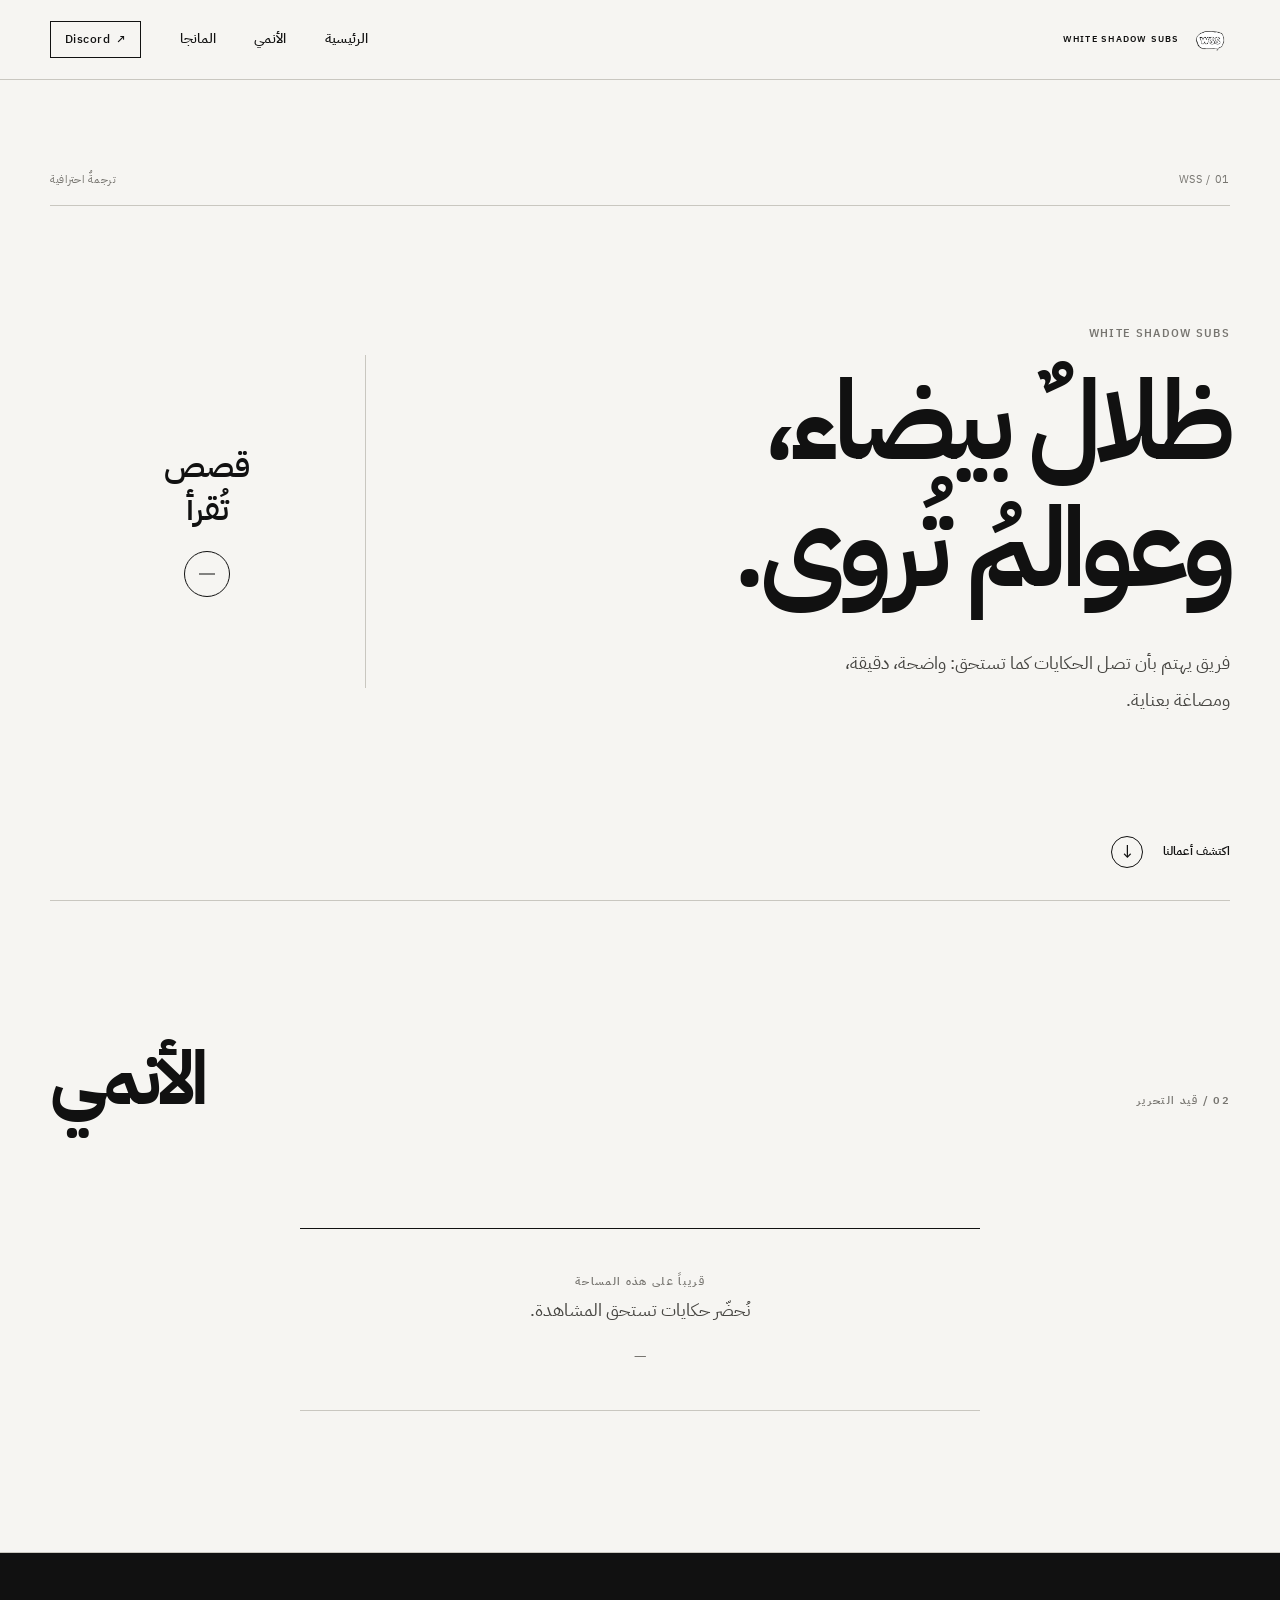
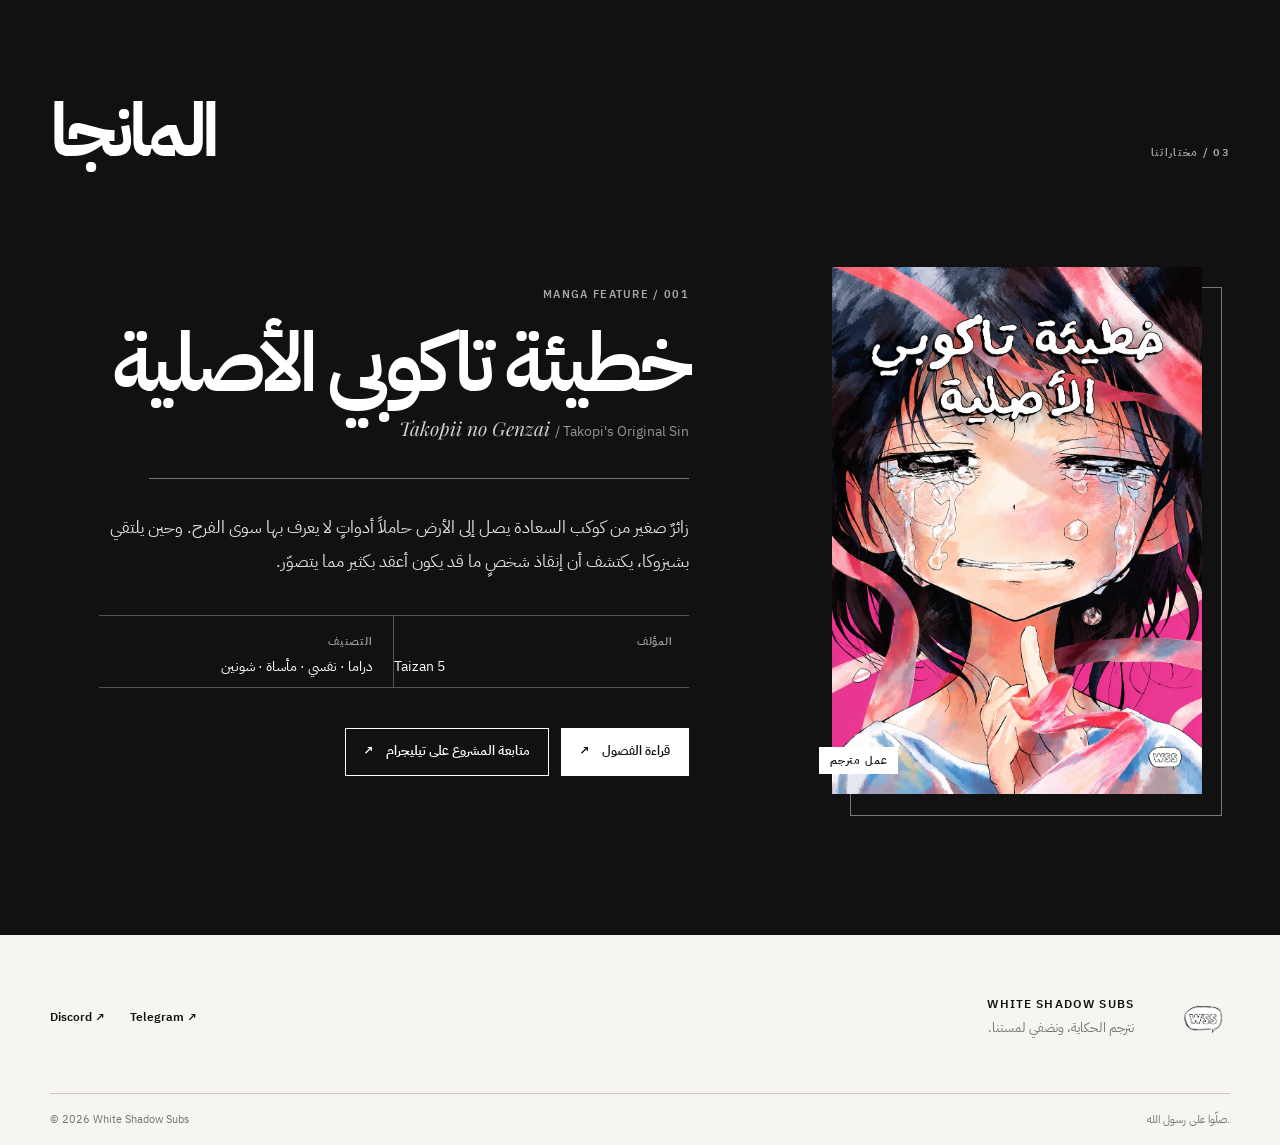
<file: index.html>
<!doctype html>
<html lang="ar" dir="rtl">
  <head>
    <meta charset="UTF-8" />
    <meta name="viewport" content="width=device-width, initial-scale=1.0" />
    <meta name="description" content="White Shadow Subs — ترجمة المانجا والأنمي ." />
    <title>White Shadow Subs — WSS</title>
    <link rel="preconnect" href="https://fonts.googleapis.com" />
    <link rel="preconnect" href="https://fonts.gstatic.com" crossorigin />
    <link href="https://fonts.googleapis.com/css2?family=IBM+Plex+Sans+Arabic:wght@400;500;600;700&amp;family=Playfair+Display:ital,wght@0,500;0,600;1,500&amp;display=swap" rel="stylesheet" />
    <link rel="stylesheet" href="styles.css" />
  </head>
  <body>
    <a class="skip-link" href="#main-content">الانتقال إلى المحتوى</a>

    <header class="site-header">
      <nav class="nav shell" aria-label="التنقل الرئيسي">
        <a class="brand" href="#الرئيسية" aria-label="White Shadow Subs — الرئيسية">
          <img src="assets/WSS.png" alt="شعار White Shadow Subs" width="2000" height="2000" />
          <span lang="en" dir="ltr">WHITE SHADOW SUBS</span>
        </a>
        <button class="menu-toggle" type="button" aria-expanded="false" aria-controls="primary-navigation">
          <span class="sr-only">فتح قائمة التنقل</span>
          <span></span><span></span>
        </button>
        <div class="nav-links" id="primary-navigation">
          <a href="#الرئيسية">الرئيسية</a>
          <a href="#الأنمي">الأنمي</a>
          <a href="#المانجا">المانجا</a>
          <a class="discord-link" href="https://discord.gg/tDpmB9AQhN" target="_blank" rel="noopener noreferrer">Discord <span aria-hidden="true">↗</span></a>
        </div>
      </nav>
    </header>

    <main id="main-content">
      <section class="hero shell" id="الرئيسية" aria-labelledby="hero-title">
        <div class="hero-topline"><span>WSS / 01</span><span>ترجمةٌ احترافية</span></div>
        <div class="hero-grid">
          <div class="hero-copy">
            <p class="eyebrow">WHITE SHADOW SUBS</p>
            <h1 id="hero-title">ظلالٌ بيضاء،<br />وعوالمُ تُروى.</h1>
            <p class="hero-intro">فريق يهتم بأن تصل الحكايات كما تستحق: واضحة، دقيقة، ومصاغة بعناية.</p>
          </div>
          <div class="hero-mark" aria-hidden="true">
            <span>قصص</span>
            <span>تُقرأ</span>
            <i></i>
          </div>
        </div>
        <a class="scroll-cue" href="#المانجا"><span>اكتشف أعمالنا</span><b aria-hidden="true">↓</b></a>
      </section>

      <section class="anime-section section shell" id="الأنمي" aria-labelledby="anime-title">
        <div class="section-heading">
          <p class="section-number">02 / قيد التحرير</p>
          <h2 id="anime-title">الأنمي</h2>
        </div>
        <div class="empty-state">
          <p class="empty-kicker">قريباً على هذه المساحة</p>
          <p>نُحضّر حكايات تستحق المشاهدة.</p>
          <span aria-hidden="true">—</span>
        </div>
      </section>

      <section class="manga-section section" id="المانجا" aria-labelledby="manga-title">
        <div class="shell">
          <div class="section-heading manga-heading">
            <p class="section-number">03 / مختاراتنا</p>
            <h2 id="manga-title">المانجا</h2>
          </div>
          <article class="feature">
            <figure class="poster-wrap">
              <img src="assets/takopii-poster.png" alt="ملصق مانجا خطيئة تاكوبي الأصلية: فتاة تبكي وسط شرائط وردية" width="1051" height="1496" loading="lazy" decoding="async" />
              <figcaption>عمل مترجم</figcaption>
            </figure>
            <div class="feature-copy">
              <p class="eyebrow">MANGA FEATURE / 001</p>
              <h3>خطيئة تاكوبي الأصلية</h3>
              <p class="original-title" lang="en" dir="ltr">Takopii no Genzai <span>/ Takopi's Original Sin</span></p>
              <div class="rule"></div>
              <p class="synopsis">زائرٌ صغير من كوكب السعادة يصل إلى الأرض حاملاً أدواتٍ لا يعرف بها سوى الفرح. وحين يلتقي بشيزوكا، يكتشف أن إنقاذ شخصٍ ما قد يكون أعقد بكثير مما يتصوّر.</p>
              <dl class="metadata">
                <div><dt>المؤلف</dt><dd lang="en" dir="ltr">Taizan 5</dd></div>
                <div><dt>التصنيف</dt><dd>دراما · نفسي · مأساة · شونين</dd></div>
              </dl>
              <div class="actions">
                <a class="button button-primary" href="https://drive.google.com/drive/folders/1TDk7f3tHt69AZ3khA8UgAyE0OErlBMWv?usp=sharing" target="_blank" rel="noopener noreferrer">قراءة الفصول <span aria-hidden="true">↗</span></a>
                <a class="button button-secondary" href="https://t.me/+uivO5bOsyk1jYjg0" target="_blank" rel="noopener noreferrer">متابعة المشروع على تيليجرام <span aria-hidden="true">↗</span></a>
              </div>
            </div>
          </article>
        </div>
      </section>
    </main>

    <footer class="site-footer">
      <div class="shell footer-grid">
        <a class="footer-logo" href="#الرئيسية" aria-label="العودة إلى البداية"><img src="assets/WSS.png" alt="" width="2000" height="2000" /></a>
        <div><p class="footer-name" lang="en" dir="ltr">WHITE SHADOW SUBS</p><p>نترجم الحكاية، ونضفي لمستنا.</p></div>
        <div class="footer-links"><a href="https://discord.gg/tDpmB9AQhN" target="_blank" rel="noopener noreferrer">Discord ↗</a><a href="https://t.me/+uivO5bOsyk1jYjg0" target="_blank" rel="noopener noreferrer">Telegram ↗</a></div>
      </div>
      <div class="shell footer-bottom"><span>© <span id="year"></span> White Shadow Subs</span><span>صلّوا على رسول الله.</span></div>
    </footer>
    <script src="script.js"></script>
  </body>
</html>
</file>
<file: styles.css>
:root { --ink:#111; --paper:#f6f5f2; --white:#fff; --muted:#777570; --line:#c9c7c0; --soft:#e8e7e2; --display:'IBM Plex Sans Arabic', sans-serif; --latin:'Playfair Display', serif; --shell:min(1180px, calc(100% - 64px)); --section:clamp(5rem, 11vw, 10rem); }
* { box-sizing:border-box; }
html { scroll-behavior:smooth; background:var(--paper); }
body { margin:0; color:var(--ink); background:var(--paper); font-family:var(--display); font-size:16px; line-height:1.75; -webkit-font-smoothing:antialiased; }
a { color:inherit; text-decoration:none; }
a, button { -webkit-tap-highlight-color:transparent; }
img { display:block; max-width:100%; }
.shell { width:var(--shell); margin-inline:auto; }
.sr-only { position:absolute; width:1px; height:1px; padding:0; margin:-1px; overflow:hidden; clip:rect(0,0,0,0); white-space:nowrap; border:0; }
.skip-link { position:fixed; z-index:20; top:.75rem; right:.75rem; padding:.5rem 1rem; color:var(--white); background:var(--ink); transform:translateY(-180%); }
.skip-link:focus { transform:translateY(0); }
:focus-visible { outline:2px solid var(--ink); outline-offset:4px; }
.site-header { position:relative; z-index:5; border-bottom:1px solid var(--line); }
.nav { min-height:79px; display:flex; align-items:center; justify-content:space-between; gap:2rem; position:relative; }
.brand { display:flex; align-items:center; gap:.65rem; line-height:1; font-size:.59rem; letter-spacing:.13em; font-weight:600; white-space:nowrap; }
.brand img { width:40px; height:40px; object-fit:cover; object-position:center; border-radius:50%; }
.nav-links { display:flex; align-items:center; gap:clamp(1rem, 3vw, 2.75rem); font-size:.88rem; font-weight:500; }
.nav-links > a:not(.discord-link) { border-bottom:1px solid transparent; padding:.25rem 0; transition:border-color .2s ease; }
.nav-links > a:not(.discord-link):hover { border-color:var(--ink); }
.discord-link { display:flex; direction:ltr; align-items:center; gap:.4rem; padding:.45rem .85rem; border:1px solid var(--ink); font-size:.76rem; letter-spacing:.04em; transition:color .2s ease, background .2s ease; }
.discord-link:hover { color:var(--white); background:var(--ink); }
.menu-toggle { display:none; color:var(--ink); background:none; border:0; padding:.5rem; }
.menu-toggle span:not(.sr-only) { display:block; width:22px; height:1px; margin:5px 0; background:currentColor; }
.hero { min-height:calc(100svh - 80px); padding-block:clamp(2.75rem, 7vw, 6rem) 2rem; display:flex; flex-direction:column; }
.hero-topline { display:flex; justify-content:space-between; padding-bottom:1rem; color:var(--muted); border-bottom:1px solid var(--line); font-size:.71rem; letter-spacing:.06em; }
.hero-grid { flex:1; display:grid; grid-template-columns:minmax(0, 1.45fr) minmax(0, .55fr); align-items:center; gap:2rem; }
.hero-copy { padding-block:3rem; }
.eyebrow, .section-number { margin:0 0 1rem; font-size:.68rem; font-weight:600; letter-spacing:.12em; color:var(--muted); }
.hero h1 { max-width:800px; margin:0; font-size:clamp(3.4rem, 8.7vw, 7.75rem); font-weight:600; line-height:1.14; letter-spacing:-.055em; }
.hero-intro { max-width:420px; margin:2rem 0 0; font-size:clamp(1rem, 1.5vw, 1.15rem); line-height:2; color:#454440; }
.hero-mark { height:clamp(220px, 26vw, 350px); display:flex; flex-direction:column; justify-content:center; align-items:center; gap:.2rem; border-inline-start:1px solid var(--line); color:var(--ink); font-size:clamp(1.45rem, 2.5vw, 2.25rem); font-weight:600; line-height:1.25; position:relative; }
.hero-mark i { width:46px; height:46px; margin-top:1.15rem; border:1px solid var(--ink); border-radius:50%; position:relative; }
.hero-mark i::after { content:''; position:absolute; width:16px; height:1px; background:var(--ink); top:50%; left:50%; transform:translate(-50%,-50%); }
.scroll-cue { display:flex; width:max-content; align-items:center; gap:1.25rem; font-size:.76rem; font-weight:600; }
.scroll-cue b { display:grid; place-items:center; width:32px; height:32px; border:1px solid var(--ink); border-radius:50%; font-size:1.1rem; font-weight:400; transition:transform .2s ease; }
.scroll-cue:hover b { transform:translateY(4px); }
.section { padding-block:var(--section); border-top:1px solid var(--line); }
.section-heading { display:flex; align-items:baseline; justify-content:space-between; gap:2rem; }
.section-heading h2 { margin:0; font-size:clamp(2.7rem, 5.8vw, 5.2rem); line-height:1; letter-spacing:-.06em; }
.empty-state { max-width:680px; margin:clamp(3.5rem, 8vw, 7rem) auto 0; padding:2.5rem 0; text-align:center; border-top:1px solid var(--ink); border-bottom:1px solid var(--line); }
.empty-state p { margin:.2rem; font-size:1.1rem; color:#464541; }
.empty-state .empty-kicker { color:var(--muted); font-size:.7rem; letter-spacing:.12em; font-weight:600; }
.empty-state span { display:block; margin-top:1rem; color:var(--muted); }
.manga-section { padding-block:var(--section); background:var(--ink); color:var(--white); }
.manga-heading { padding-bottom:clamp(3rem, 7vw, 6rem); }
.manga-heading .section-number, .manga-section .eyebrow { color:#aaa9a5; }
.feature { display:grid; grid-template-columns:minmax(260px, .8fr) minmax(0, 1.2fr); gap:clamp(3rem, 9vw, 9rem); align-items:center; }
.poster-wrap { width:min(100%, 370px); margin:0; justify-self:center; position:relative; }
.poster-wrap::before { content:''; position:absolute; z-index:0; width:100%; height:100%; right:-1.25rem; top:1.25rem; border:1px solid #797874; }
.poster-wrap img { position:relative; z-index:1; display:block; width:100%; height:auto; aspect-ratio:auto 1051 / 1496; box-shadow:none; }
.poster-wrap figcaption { position:absolute; z-index:2; left:-.8rem; bottom:1.25rem; padding:.25rem .65rem; color:var(--ink); background:var(--white); font-size:.67rem; font-weight:600; letter-spacing:.08em; }
.feature-copy h3 { margin:.2rem 0 .35rem; font-size:clamp(3rem, 6.4vw, 6rem); font-weight:600; line-height:1.05; letter-spacing:-.06em; }
.original-title { margin:0; direction:ltr; text-align:right; font-family:var(--latin); font-size:clamp(1rem, 1.5vw, 1.25rem); font-style:italic; color:#d2d1ce; }
.original-title span { font-family:var(--display); font-size:.75em; font-style:normal; color:#979692; }
.rule { width:100%; max-width:540px; height:1px; margin:2rem 0; background:#777672; }
.synopsis { max-width:610px; margin:0; color:#e0dfdc; font-size:1.06rem; line-height:2; }
.metadata { display:grid; grid-template-columns:repeat(2, minmax(0, 1fr)); max-width:590px; margin:2.25rem 0 2.5rem; border-top:1px solid #555450; }
.metadata div { min-height:72px; padding:1rem 1rem 0 0; border-bottom:1px solid #555450; }
.metadata div + div { border-right:1px solid #555450; padding-right:1.25rem; }
.metadata dt { margin-bottom:.25rem; color:#a4a39f; font-size:.68rem; font-weight:600; letter-spacing:.08em; }
.metadata dd { margin:0; font-size:.88rem; }
.actions { display:flex; flex-wrap:wrap; gap:.75rem; }
.button { display:inline-flex; max-width:100%; min-height:48px; align-items:center; justify-content:center; gap:.75rem; padding:.65rem 1.1rem; border:1px solid var(--white); font-size:.82rem; font-weight:600; text-align:center; transition:background .2s ease, color .2s ease; }
.button-primary { color:var(--ink); background:var(--white); }
.button-primary:hover { color:var(--white); background:var(--ink); }
.button-secondary:hover { color:var(--ink); background:var(--white); }
.site-footer { padding-top:3.5rem; background:var(--paper); }
.footer-grid { display:grid; grid-template-columns:72px 1fr auto; gap:1.5rem; align-items:center; padding-bottom:3rem; }
.footer-logo { width:54px; height:54px; overflow:hidden; border-radius:50%; }
.footer-logo img { width:100%; height:100%; object-fit:cover; }
.footer-name { margin:0 0 .15rem; direction:ltr; text-align:right; font-size:.72rem; font-weight:600; letter-spacing:.1em; }
.footer-grid p:not(.footer-name) { margin:0; color:var(--muted); font-size:.82rem; }
.footer-links { display:flex; gap:1.5rem; font-size:.75rem; font-weight:600; direction:ltr; }
.footer-links a { border-bottom:1px solid transparent; }
.footer-links a:hover { border-color:var(--ink); }
.footer-bottom { display:flex; justify-content:space-between; gap:1rem; padding-block:1rem; border-top:1px solid var(--line); color:var(--muted); font-size:.68rem; direction:ltr; }
@media (max-width:700px) {
  :root { --shell:min(100% - 32px, 1180px); --section:clamp(3.75rem, 17vw, 5.5rem); }
  .nav { min-height:70px; gap:1rem; }
  .brand span { display:none; }
  .brand img { width:42px; height:42px; }
  .menu-toggle { display:block; margin-inline-start:auto; }
  .nav-links { display:none; position:absolute; z-index:10; inset-inline:0; top:100%; width:auto; padding:1rem 0 1.25rem; flex-direction:column; align-items:stretch; gap:0; border-bottom:1px solid var(--line); background:var(--paper); }
  .nav-links.is-open { display:flex; }
  .nav-links a { padding:.75rem 0; }
  .discord-link { margin-top:.5rem; justify-content:center; }
  .hero { min-height:unset; padding-block:2.25rem 2rem; }
  .hero-topline { gap:.75rem; padding-bottom:.85rem; font-size:.62rem; line-height:1.5; }
  .hero-grid { flex:initial; grid-template-columns:minmax(0, 1fr); gap:0; }
  .hero-copy { padding-block:2.75rem 2.25rem; min-width:0; }
  .hero h1 { max-width:100%; font-size:clamp(2.75rem, 13vw, 4.1rem); line-height:1.18; letter-spacing:-.045em; text-wrap:balance; }
  .hero-intro { max-width:34rem; margin-top:1.35rem; font-size:clamp(.94rem, 3.9vw, 1.03rem); line-height:1.95; }
  .hero-mark { display:none; }
  .scroll-cue { gap:1rem; font-size:.75rem; }
  .section-heading { align-items:flex-start; gap:1rem; }
  .section-number { max-width:10rem; margin-bottom:0; line-height:1.65; }
  .section-heading h2 { flex-shrink:0; font-size:clamp(2.4rem, 12vw, 3.4rem); }
  .empty-state { margin-top:2.75rem; padding-block:2rem; }
  .empty-state p:not(.empty-kicker) { font-size:clamp(.96rem, 4vw, 1.06rem); line-height:1.9; }
  .manga-heading { padding-bottom:3rem; }
  .feature { grid-template-columns:minmax(0, 1fr); gap:2.75rem; }
  .poster-wrap { width:min(82%, 340px); justify-self:start; margin-inline:1rem 0; }
  .poster-wrap::before { inset-inline-end:-.65rem; inset-block-start:.65rem; right:auto; top:auto; }
  .poster-wrap figcaption { inset-inline-start:-.45rem; inset-block-end:1rem; left:auto; bottom:auto; }
  .feature-copy { min-width:0; }
  .feature-copy h3 { max-width:100%; font-size:clamp(2.6rem, 12.5vw, 3.65rem); line-height:1.14; letter-spacing:-.05em; overflow-wrap:anywhere; }
  .original-title { max-width:100%; font-size:clamp(.94rem, 4vw, 1.1rem); line-height:1.75; overflow-wrap:anywhere; }
  .rule { margin-block:1.5rem; }
  .synopsis { font-size:clamp(.98rem, 4.1vw, 1.05rem); line-height:1.95; }
  .metadata { grid-template-columns:minmax(0, 1fr); margin-block:1.9rem 2rem; }
  .metadata div { min-height:0; padding: .9rem 0; }
  .metadata div + div { border-inline-start:0; padding-inline-start:0; }
  .metadata dd { overflow-wrap:anywhere; }
  .actions { display:grid; grid-template-columns:minmax(0, 1fr); gap:.7rem; }
  .button { width:100%; min-height:52px; padding-inline:1rem; }
  .site-footer { padding-top:2.75rem; }
  .footer-grid { grid-template-columns:minmax(0, 1fr); gap:1.15rem; padding-bottom:2rem; }
  .footer-logo { width:48px; height:48px; }
  .footer-name { text-align:right; }
  .footer-links { grid-column:auto; flex-wrap:wrap; gap:.85rem 1.35rem; padding-top:.5rem; }
  .footer-bottom { flex-direction:column; align-items:flex-start; gap:.15rem; padding-block:1rem 1.25rem; direction:rtl; }
}
@media (max-width:360px) {
  :root { --shell:min(100% - 28px, 1180px); }
  .hero-topline { font-size:.57rem; }
  .hero h1 { font-size:clamp(2.55rem, 13vw, 3.15rem); }
  .poster-wrap { width:84%; margin-inline:.6rem 0; }
  .feature-copy h3 { font-size:clamp(2.35rem, 12.2vw, 2.75rem); }
}
@media (prefers-reduced-motion:reduce) { html { scroll-behavior:auto; } *, *::before, *::after { transition-duration:.01ms !important; animation-duration:.01ms !important; animation-iteration-count:1 !important; } }
</file>
